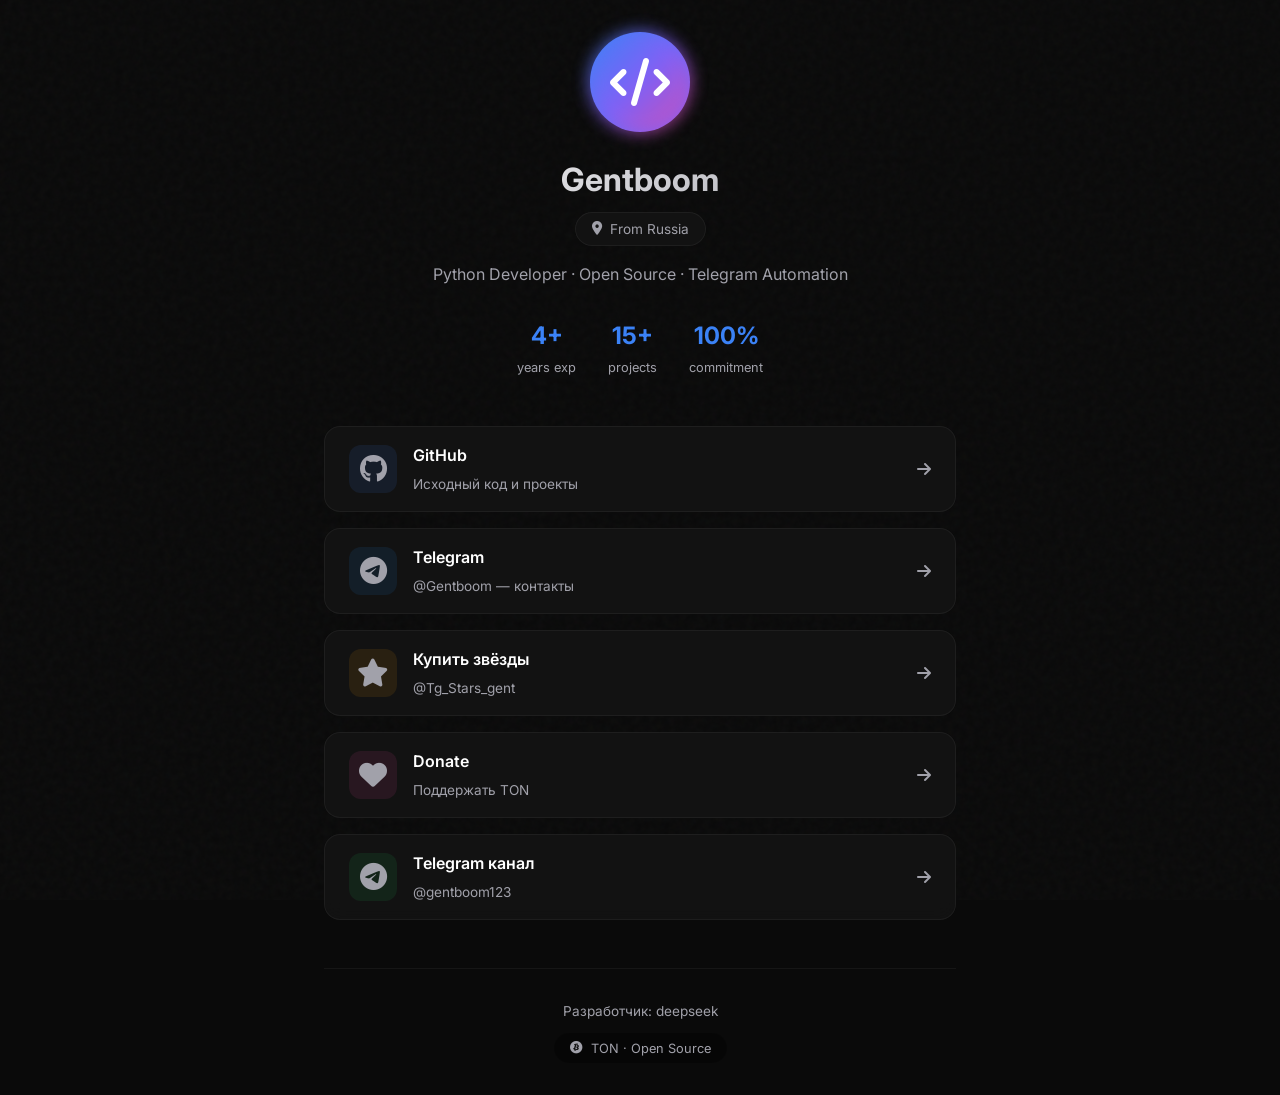
<file: index.html>
<!DOCTYPE html>
<html lang="ru">
<head>
    <meta charset="UTF-8">
    <meta name="viewport" content="width=device-width, initial-scale=1.0, user-scalable=yes">
    <title>Gentboom · разработчик и автоматизация</title>
    <link rel="stylesheet" href="styles.css">
    <link href="https://fonts.googleapis.com/css2?family=Inter:opsz,wght@14..32,300;14..32,400;14..32,600;14..32,700&display=swap" rel="stylesheet">
    <link rel="stylesheet" href="https://cdnjs.cloudflare.com/ajax/libs/font-awesome/6.0.0-beta3/css/all.min.css">
</head>
<body>
    <div class="noise"></div>
    
    <main class="container">
        <div class="profile">
            <div class="avatar-frame">
                <div class="avatar-gradient"></div>
                <i class="fas fa-code avatar-icon"></i>
            </div>
            <h1>Gentboom</h1>
            <div class="badge">
                <i class="fas fa-map-marker-alt"></i> From Russia
            </div>
            <p class="bio">Python Developer · Open Source · Telegram Automation</p>
            
            <div class="stats">
                <div class="stat">
                    <span class="stat-value">4+</span>
                    <span class="stat-label">years exp</span>
                </div>
                <div class="stat">
                    <span class="stat-value">15+</span>
                    <span class="stat-label">projects</span>
                </div>
                <div class="stat">
                    <span class="stat-value">100%</span>
                    <span class="stat-label">commitment</span>
                </div>
            </div>
        </div>

        <div class="links">
            <a href="https://github.com/Artem1233-gif" class="link-card" target="_blank" rel="noopener noreferrer">
                <div class="link-icon"><i class="fab fa-github"></i></div>
                <div class="link-info">
                    <span class="link-title">GitHub</span>
                    <span class="link-desc">Исходный код и проекты</span>
                </div>
                <i class="fas fa-arrow-right"></i>
            </a>
            
            <a href="https://t.me/Gentboom" class="link-card" target="_blank" rel="noopener noreferrer">
                <div class="link-icon telegram"><i class="fab fa-telegram-plane"></i></div>
                <div class="link-info">
                    <span class="link-title">Telegram</span>
                    <span class="link-desc">@Gentboom — контакты</span>
                </div>
                <i class="fas fa-arrow-right"></i>
            </a>

            <a href="stars.html" class="link-card">
                <div class="link-icon stars"><i class="fas fa-star"></i></div>
                <div class="link-info">
                    <span class="link-title">Купить звёзды</span>
                    <span class="link-desc">@Tg_Stars_gent</span>
                </div>
                <i class="fas fa-arrow-right"></i>
            </a>

            <a href="donate.html" class="link-card">
                <div class="link-icon donate"><i class="fas fa-heart"></i></div>
                <div class="link-info">
                    <span class="link-title">Donate</span>
                    <span class="link-desc">Поддержать TON</span>
                </div>
                <i class="fas fa-arrow-right"></i>
            </a>

            <a href="channel.html" class="link-card">
                <div class="link-icon channel"><i class="fab fa-telegram"></i></div>
                <div class="link-info">
                    <span class="link-title">Telegram канал</span>
                    <span class="link-desc">@gentboom123</span>
                </div>
                <i class="fas fa-arrow-right"></i>
            </a>
        </div>

        <footer class="footer">
            <p>Разработчик: deepseek</p>
            <div class="crypto-badge">
                <i class="fab fa-bitcoin"></i> TON · Open Source
            </div>
        </footer>
    </main>
    <script src="script.js"></script>
</body>
</html>
</file>
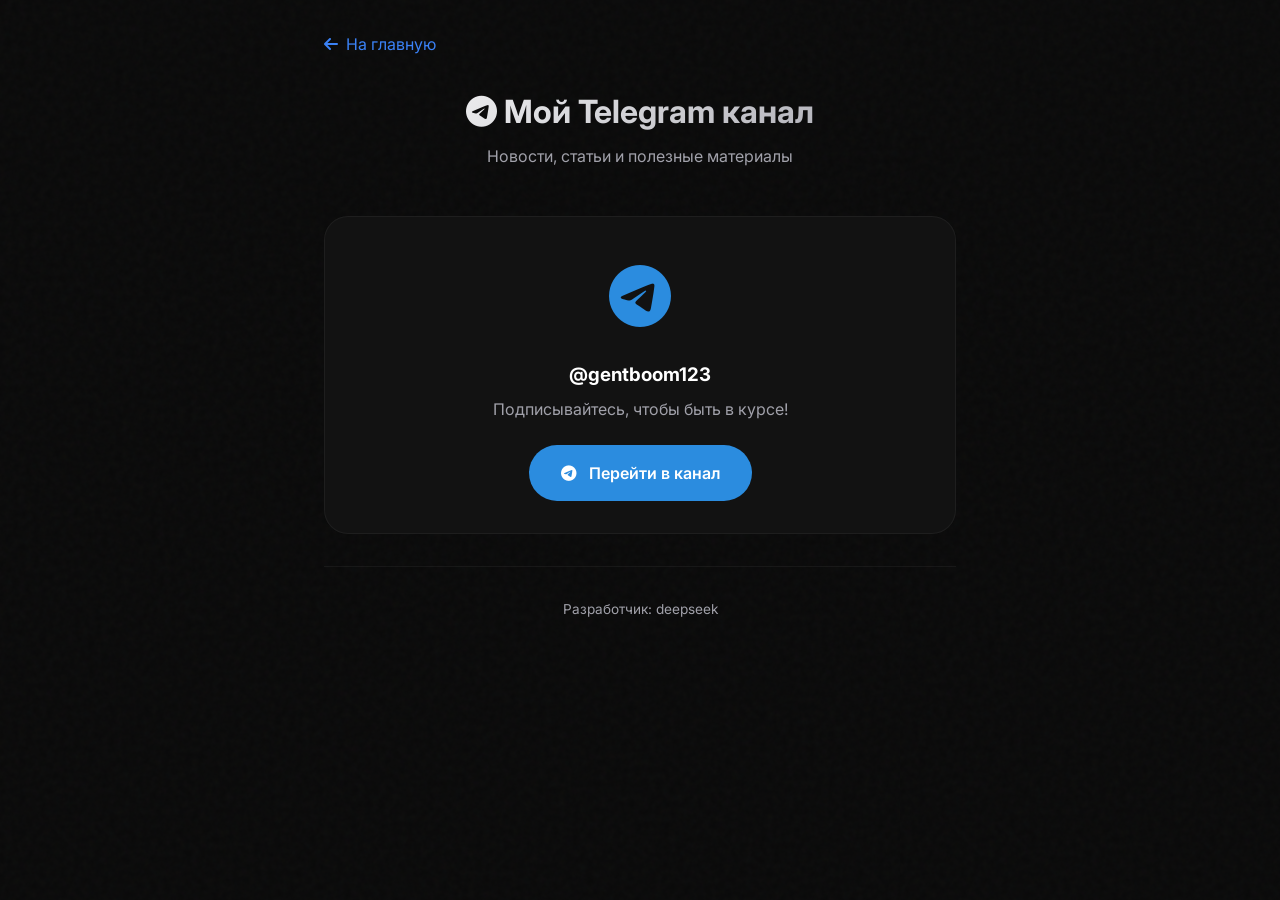
<file: channel.html>
<!DOCTYPE html>
<html lang="ru">
<head>
    <meta charset="UTF-8">
    <meta name="viewport" content="width=device-width, initial-scale=1.0">
    <title>Telegram канал — Gentboom</title>
    <link rel="stylesheet" href="styles.css">
    <link href="https://fonts.googleapis.com/css2?family=Inter:wght@300;400;600;700&display=swap" rel="stylesheet">
    <link rel="stylesheet" href="https://cdnjs.cloudflare.com/ajax/libs/font-awesome/6.0.0-beta3/css/all.min.css">
    <style>
        .channel-card {
            background: var(--card-bg);
            backdrop-filter: blur(10px);
            border: 1px solid var(--border);
            border-radius: 24px;
            padding: 2rem;
            text-align: center;
            margin: 2rem 0;
        }
        .channel-icon {
            font-size: 4rem;
            color: #2b8cdf;
            margin-bottom: 1rem;
        }
        .channel-button {
            display: inline-flex;
            align-items: center;
            gap: 0.75rem;
            background: #2b8cdf;
            color: white;
            padding: 1rem 2rem;
            border-radius: 40px;
            text-decoration: none;
            font-weight: 600;
            margin-top: 1.5rem;
            transition: transform 0.2s;
        }
        .channel-button:hover {
            background: #1f6bb9;
            transform: scale(1.02);
        }
        .back-link {
            display: inline-flex;
            align-items: center;
            gap: 0.5rem;
            color: var(--accent);
            text-decoration: none;
            margin-bottom: 2rem;
        }
    </style>
</head>
<body>
    <div class="noise"></div>
    <main class="container">
        <a href="index.html" class="back-link">
            <i class="fas fa-arrow-left"></i> На главную
        </a>
        <div class="profile">
            <h1><i class="fab fa-telegram"></i> Мой Telegram канал</h1>
            <p class="bio">Новости, статьи и полезные материалы</p>
        </div>
        <div class="channel-card">
            <div class="channel-icon"><i class="fab fa-telegram-plane"></i></div>
            <h3>@gentboom123</h3>
            <p style="color: var(--text-secondary); margin-top: 0.5rem;">Подписывайтесь, чтобы быть в курсе!</p>
            <a href="https://t.me/gentboom123" class="channel-button" target="_blank" rel="noopener noreferrer">
                <i class="fab fa-telegram"></i> Перейти в канал
            </a>
        </div>
        <footer class="footer">
            <p>Разработчик: deepseek</p>
        </footer>
    </main>
    <script src="script.js"></script>
</body>
</html>
</file>
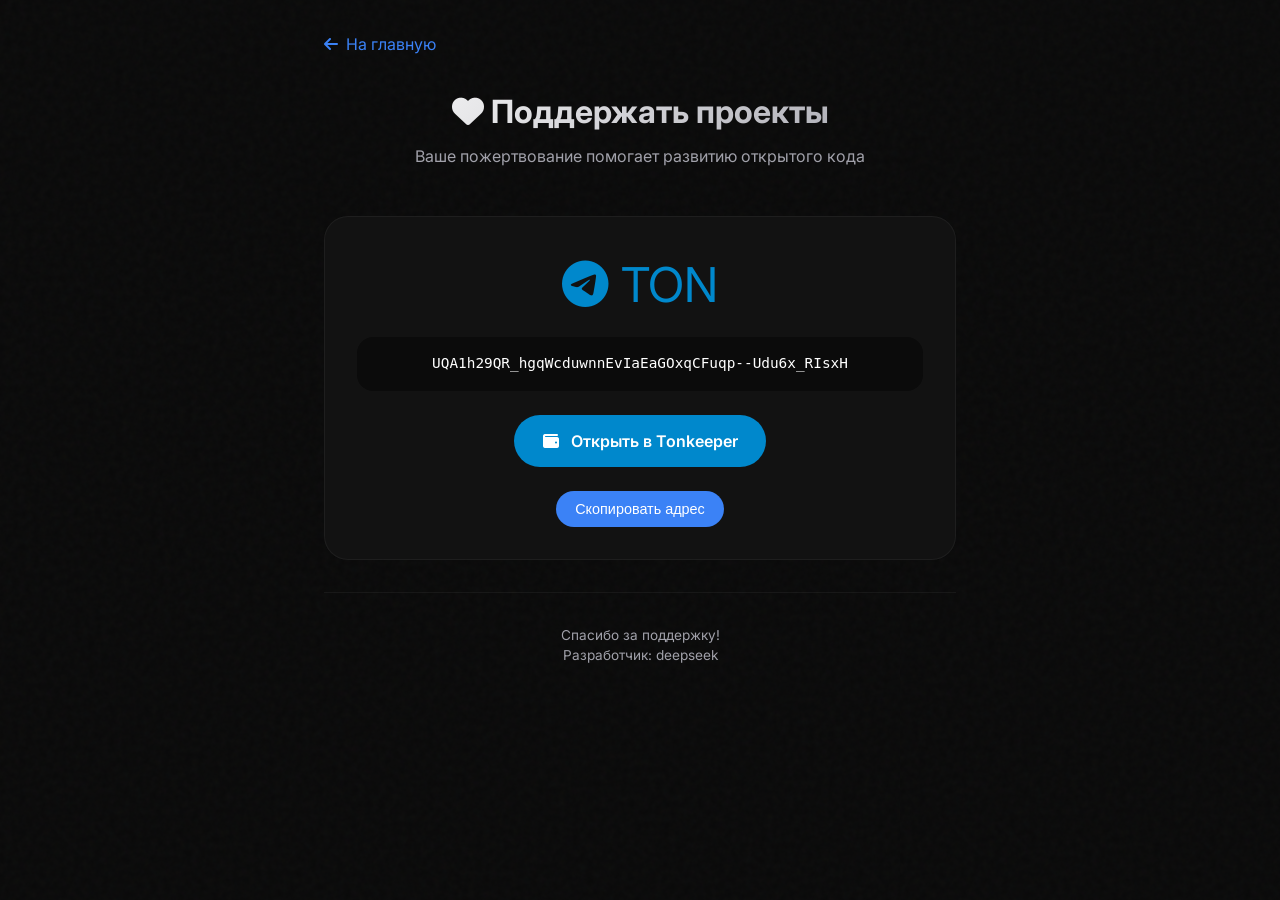
<file: donate.html>
<!DOCTYPE html>
<html lang="ru">
<head>
    <meta charset="UTF-8">
    <meta name="viewport" content="width=device-width, initial-scale=1.0">
    <title>Donate TON — Gentboom</title>
    <link rel="stylesheet" href="styles.css">
    <link href="https://fonts.googleapis.com/css2?family=Inter:wght@300;400;600;700&display=swap" rel="stylesheet">
    <link rel="stylesheet" href="https://cdnjs.cloudflare.com/ajax/libs/font-awesome/6.0.0-beta3/css/all.min.css">
    <style>
        .donate-card {
            background: var(--card-bg);
            backdrop-filter: blur(10px);
            border: 1px solid var(--border);
            border-radius: 24px;
            padding: 2rem;
            text-align: center;
            margin: 2rem 0;
        }
        .ton-icon {
            font-size: 3rem;
            color: #0088cc;
            margin-bottom: 1rem;
        }
        .donate-address {
            font-family: monospace;
            background: rgba(0,0,0,0.4);
            padding: 1rem;
            border-radius: 16px;
            word-break: break-all;
            font-size: 0.9rem;
            margin: 1rem 0;
        }
        .tonkeeper-btn {
            display: inline-flex;
            align-items: center;
            gap: 0.75rem;
            background: #0088cc;
            color: white;
            padding: 0.9rem 1.8rem;
            border-radius: 40px;
            text-decoration: none;
            font-weight: 600;
            transition: all 0.2s;
            margin: 0.5rem 0;
        }
        .tonkeeper-btn:hover {
            background: #006699;
            transform: scale(1.02);
        }
        .copy-btn {
            background: var(--accent);
            color: white;
            border: none;
            padding: 0.6rem 1.2rem;
            border-radius: 40px;
            cursor: pointer;
            font-size: 0.9rem;
            margin-top: 1rem;
        }
        .back-link {
            display: inline-flex;
            align-items: center;
            gap: 0.5rem;
            color: var(--accent);
            text-decoration: none;
            margin-bottom: 2rem;
        }
    </style>
</head>
<body>
    <div class="noise"></div>
    <main class="container">
        <a href="index.html" class="back-link">
            <i class="fas fa-arrow-left"></i> На главную
        </a>
        <div class="profile">
            <h1><i class="fas fa-heart"></i> Поддержать проекты</h1>
            <p class="bio">Ваше пожертвование помогает развитию открытого кода</p>
        </div>

        <div class="donate-card">
            <div class="ton-icon"><i class="fab fa-telegram-plane"></i> TON</div>
            <div class="donate-address" id="ton-address">UQA1h29QR_hgqWcduwnnEvIaEaGOxqCFuqp--Udu6x_RIsxH</div>
            <a href="https://tonkeeper.com/" target="_blank" class="tonkeeper-btn">
                <i class="fas fa-wallet"></i> Открыть в Tonkeeper
            </a>
            <br>
            <button class="copy-btn" onclick="copyToClipboard()">Скопировать адрес</button>
        </div>

        <footer class="footer">
            <p>Спасибо за поддержку!</p>
            <p>Разработчик: deepseek</p>
        </footer>
    </main>
    <script>
        function copyToClipboard() {
            const address = "UQA1h29QR_hgqWcduwnnEvIaEaGOxqCFuqp--Udu6x_RIsxH";
            navigator.clipboard.writeText(address).then(() => {
                const btn = event.target;
                const originalText = btn.innerText;
                btn.innerText = 'Скопировано!';
                setTimeout(() => {
                    btn.innerText = originalText;
                }, 2000);
            });
        }
    </script>
    <script src="script.js"></script>
</body>
</html>
</file>
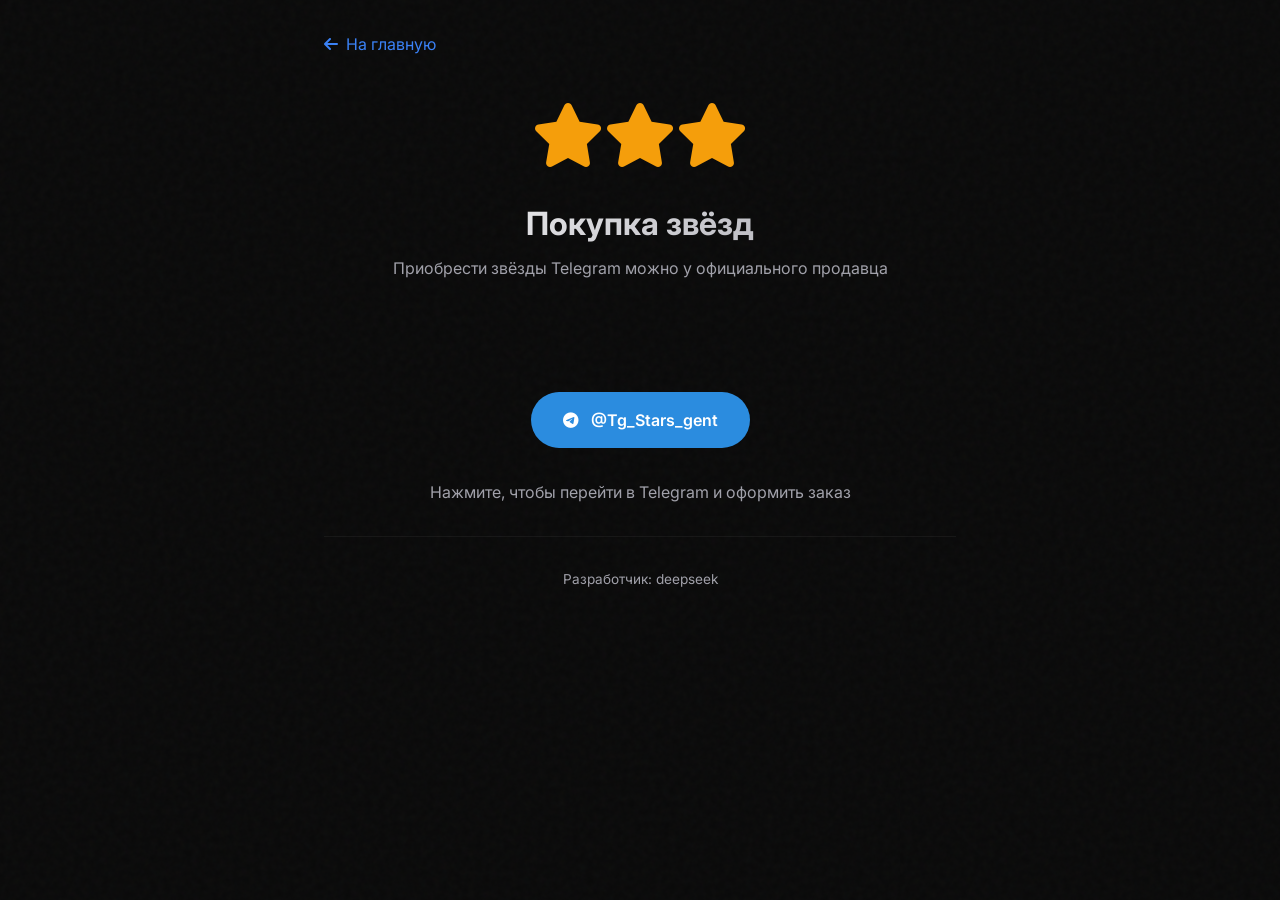
<file: stars.html>
<!DOCTYPE html>
<html lang="ru">
<head>
    <meta charset="UTF-8">
    <meta name="viewport" content="width=device-width, initial-scale=1.0">
    <title>Купить звёзды — Gentboom</title>
    <link rel="stylesheet" href="styles.css">
    <link href="https://fonts.googleapis.com/css2?family=Inter:wght@300;400;600;700&display=swap" rel="stylesheet">
    <link rel="stylesheet" href="https://cdnjs.cloudflare.com/ajax/libs/font-awesome/6.0.0-beta3/css/all.min.css">
    <style>
        .stars-container {
            text-align: center;
            padding: 2rem 0;
        }
        .stars-icon {
            font-size: 4rem;
            color: #f59e0b;
            margin-bottom: 1rem;
        }
        .telegram-button {
            display: inline-flex;
            align-items: center;
            gap: 0.75rem;
            background: #2b8cdf;
            color: white;
            padding: 1rem 2rem;
            border-radius: 40px;
            text-decoration: none;
            font-weight: 600;
            margin: 2rem 0;
            transition: transform 0.2s, background 0.2s;
        }
        .telegram-button:hover {
            background: #1f6bb9;
            transform: scale(1.02);
        }
        .back-link {
            display: inline-flex;
            align-items: center;
            gap: 0.5rem;
            color: var(--accent);
            text-decoration: none;
            margin-bottom: 2rem;
        }
    </style>
</head>
<body>
    <div class="noise"></div>
    <main class="container">
        <a href="index.html" class="back-link">
            <i class="fas fa-arrow-left"></i> На главную
        </a>
        <div class="profile">
            <div class="stars-icon">
                <i class="fas fa-star"></i><i class="fas fa-star"></i><i class="fas fa-star"></i>
            </div>
            <h1>Покупка звёзд</h1>
            <p class="bio">Приобрести звёзды Telegram можно у официального продавца</p>
        </div>
        <div class="stars-container">
            <a href="https://t.me/Tg_Stars_gent" class="telegram-button" target="_blank" rel="noopener noreferrer">
                <i class="fab fa-telegram-plane"></i> @Tg_Stars_gent
            </a>
            <p style="color: var(--text-secondary);">Нажмите, чтобы перейти в Telegram и оформить заказ</p>
        </div>
        <footer class="footer">
            <p>Разработчик: deepseek</p>
        </footer>
    </main>
    <script src="script.js"></script>
</body>
</html>
</file>
<file: styles.css>
* {
    margin: 0;
    padding: 0;
    box-sizing: border-box;
}

:root {
    --bg-primary: #0a0a0a;
    --bg-secondary: #111111;
    --card-bg: rgba(20, 20, 20, 0.8);
    --text-primary: #ffffff;
    --text-secondary: #a1a1aa;
    --accent: #3b82f6;
    --accent-glow: rgba(59, 130, 246, 0.2);
    --border: rgba(255, 255, 255, 0.05);
}

body {
    font-family: 'Inter', -apple-system, BlinkMacSystemFont, 'Segoe UI', sans-serif;
    background: var(--bg-primary);
    color: var(--text-primary);
    line-height: 1.5;
    min-height: 100vh;
    position: relative;
    overflow-x: hidden;
}

.noise {
    position: fixed;
    top: 0;
    left: 0;
    width: 100%;
    height: 100%;
    pointer-events: none;
    opacity: 0.03;
    z-index: 1;
    background-image: url("data:image/svg+xml,%3Csvg viewBox='0 0 200 200' xmlns='http://www.w3.org/2000/svg'%3E%3Cfilter id='noise'%3E%3CfeTurbulence type='fractalNoise' baseFrequency='0.65' numOctaves='3' stitchTiles='stitch'/%3E%3C/filter%3E%3Crect width='100%25' height='100%25' filter='url(%23noise)'/%3E%3C/svg%3E");
}

.container {
    max-width: 680px;
    margin: 0 auto;
    padding: 2rem 1.5rem;
    position: relative;
    z-index: 2;
}

.profile {
    text-align: center;
    margin-bottom: 3rem;
    animation: fadeInUp 0.6s ease;
}

.avatar-frame {
    width: 100px;
    height: 100px;
    margin: 0 auto 1.5rem;
    position: relative;
    border-radius: 50%;
    background: linear-gradient(135deg, #3b82f6, #8b5cf6);
    display: flex;
    align-items: center;
    justify-content: center;
}

.avatar-gradient {
    position: absolute;
    inset: -2px;
    border-radius: 50%;
    background: linear-gradient(135deg, #3b82f6, #8b5cf6, #ec4899);
    opacity: 0.7;
    filter: blur(8px);
    transition: opacity 0.3s ease;
}

.avatar-frame:hover .avatar-gradient {
    opacity: 1;
}

.avatar-icon {
    font-size: 3rem;
    color: white;
    position: relative;
    z-index: 1;
}

h1 {
    font-size: 2rem;
    font-weight: 700;
    margin-bottom: 0.5rem;
    background: linear-gradient(135deg, #fff, #a1a1aa);
    -webkit-background-clip: text;
    background-clip: text;
    color: transparent;
}

.badge {
    display: inline-flex;
    align-items: center;
    gap: 0.5rem;
    background: var(--card-bg);
    backdrop-filter: blur(10px);
    padding: 0.35rem 1rem;
    border-radius: 20px;
    font-size: 0.85rem;
    color: var(--text-secondary);
    margin-bottom: 1rem;
    border: 1px solid var(--border);
}

.bio {
    color: var(--text-secondary);
    margin-bottom: 2rem;
}

.stats {
    display: flex;
    justify-content: center;
    gap: 2rem;
    margin-top: 2rem;
}

.stat {
    text-align: center;
}

.stat-value {
    display: block;
    font-size: 1.5rem;
    font-weight: 700;
    color: var(--accent);
}

.stat-label {
    font-size: 0.8rem;
    color: var(--text-secondary);
}

.links {
    display: flex;
    flex-direction: column;
    gap: 1rem;
    margin-bottom: 3rem;
}

.link-card {
    display: flex;
    align-items: center;
    gap: 1rem;
    padding: 1rem 1.5rem;
    background: var(--card-bg);
    backdrop-filter: blur(10px);
    border: 1px solid var(--border);
    border-radius: 16px;
    text-decoration: none;
    transition: all 0.3s ease;
    cursor: pointer;
}

.link-card:hover {
    transform: translateX(5px);
    border-color: var(--accent);
    background: rgba(30, 30, 35, 0.9);
}

.link-icon {
    width: 48px;
    height: 48px;
    display: flex;
    align-items: center;
    justify-content: center;
    font-size: 1.75rem;
    border-radius: 12px;
    background: rgba(59, 130, 246, 0.1);
    color: var(--accent);
}

.link-icon.telegram {
    background: rgba(34, 139, 230, 0.1);
    color: #2b8cdf;
}

.link-icon.stars {
    background: rgba(245, 158, 11, 0.1);
    color: #f59e0b;
}

.link-icon.donate {
    background: rgba(236, 72, 153, 0.1);
    color: #ec4899;
}

.link-icon.channel {
    background: rgba(34, 197, 94, 0.1);
    color: #22c55e;
}

.link-info {
    flex: 1;
}

.link-title {
    display: block;
    font-weight: 600;
    color: var(--text-primary);
    margin-bottom: 0.25rem;
}

.link-desc {
    font-size: 0.85rem;
    color: var(--text-secondary);
}

.link-card i:last-child {
    color: var(--text-secondary);
    transition: transform 0.3s ease;
}

.link-card:hover i:last-child {
    transform: translateX(5px);
    color: var(--accent);
}

.footer {
    text-align: center;
    padding-top: 2rem;
    border-top: 1px solid var(--border);
    color: var(--text-secondary);
    font-size: 0.85rem;
}

.footer a {
    color: var(--accent);
    text-decoration: none;
}

.crypto-badge {
    margin-top: 0.75rem;
    display: inline-flex;
    align-items: center;
    gap: 0.5rem;
    padding: 0.35rem 1rem;
    background: rgba(0, 0, 0, 0.3);
    border-radius: 20px;
    font-size: 0.8rem;
}

@keyframes fadeInUp {
    from {
        opacity: 0;
        transform: translateY(20px);
    }
    to {
        opacity: 1;
        transform: translateY(0);
    }
}

@media (max-width: 480px) {
    .container {
        padding: 1rem;
    }
    
    .stats {
        gap: 1rem;
    }
    
    .link-card {
        padding: 0.875rem 1rem;
    }
}
</file>
